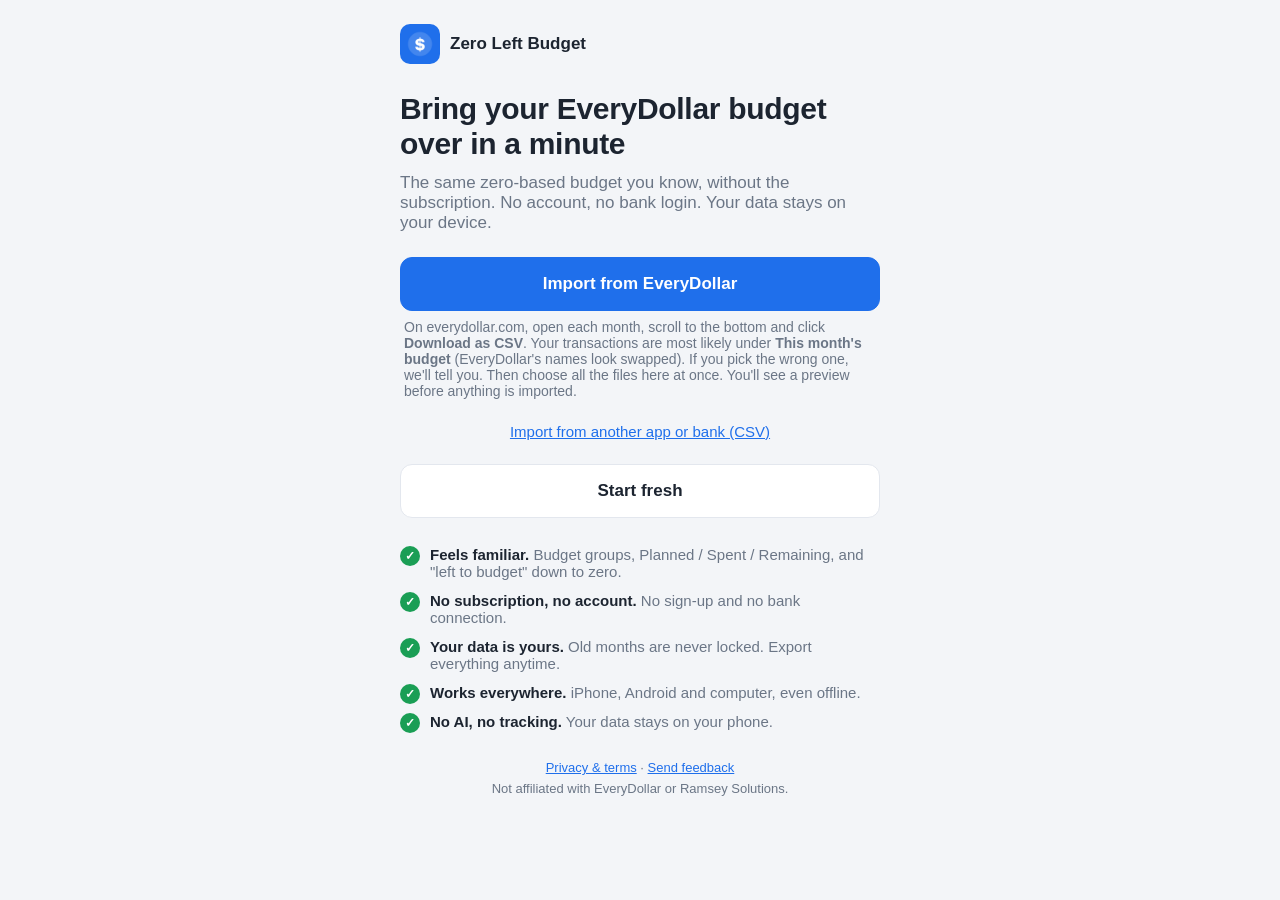
<file: index.html>
<!DOCTYPE html>
<html lang="en">
<head>
  <meta charset="UTF-8">
  <meta name="viewport" content="width=device-width, initial-scale=1, viewport-fit=cover">
  <meta name="theme-color" content="#1f6feb">
  <title>Zero Left Budget</title>
  <meta name="description" content="Zero-based budgeting like EveryDollar, without the subscription. Import your EveryDollar CSV files. No account, works offline, your data stays on your device.">

  <!-- PWA: app name, icons and "Add to Home Screen" settings -->
  <link rel="manifest" href="manifest.json">
  <link rel="icon" type="image/png" sizes="32x32" href="icons/favicon-32.png">
  <link rel="apple-touch-icon" href="icons/apple-touch-icon.png">
  <meta name="apple-mobile-web-app-capable" content="yes">
  <meta name="mobile-web-app-capable" content="yes">
  <meta name="apple-mobile-web-app-title" content="Zero Left">
  <meta name="apple-mobile-web-app-status-bar-style" content="default">

  <link rel="stylesheet" href="styles.css">
</head>
<body>
  <!-- Welcome screen: shown on the very first visit (no data yet).
       Main message: bring your EveryDollar budget over. -->
  <section class="welcome" id="welcome" hidden>
    <div class="welcome-inner">
      <div class="brand">
        <img src="icons/icon-192.png" alt="" width="40" height="40">
        <span>Zero Left Budget</span>
      </div>

      <h1>Bring your EveryDollar budget over in a minute</h1>
      <p class="lead">The same zero-based budget you know, without the subscription. No account, no bank login. Your data stays on your device.</p>

      <button class="btn primary big" id="welcome-import">Import from EveryDollar</button>
      <p class="welcome-help">On everydollar.com, open each month, scroll to the bottom and click <strong>Download as CSV</strong>. Your transactions are most likely under <strong>This month's budget</strong> (EveryDollar's names look swapped). If you pick the wrong one, we'll tell you. Then choose all the files here at once. You'll see a preview before anything is imported.</p>
      <!-- Same import, but without EveryDollar's format: the user picks the columns -->
      <button class="link-btn" id="welcome-import-other">Import from another app or bank (CSV)</button>
      <button class="btn big" id="welcome-fresh">Start fresh</button>

      <ul class="why">
        <li><strong>Feels familiar.</strong> Budget groups, Planned / Spent / Remaining, and "left to budget" down to zero.</li>
        <li><strong>No subscription, no account.</strong> No sign-up and no bank connection.</li>
        <li><strong>Your data is yours.</strong> Old months are never locked. Export everything anytime.</li>
        <li><strong>Works everywhere.</strong> iPhone, Android and computer, even offline.</li>
        <li><strong>No AI, no tracking.</strong> Your data stays on your phone.</li>
      </ul>

      <p class="welcome-footer">
        <a href="privacy.html">Privacy &amp; terms</a> ·
        <a href="mailto:zeroleftbudget.app@gmail.com?subject=Zero%20Left%20Budget%20feedback">Send feedback</a>
        <br>Not affiliated with EveryDollar or Ramsey Solutions.
      </p>
    </div>
  </section>

  <!-- Top bar: month name, "left to budget" and the view tabs -->
  <!-- The header box is as wide as the budget column below it -->
  <header class="topbar">
    <div class="topbar-box">
      <!-- Month switcher: ‹ November 2026 › -->
      <div class="month-nav">
        <button class="nav-btn" id="prev-month" aria-label="Previous month">‹</button>
        <div class="month-center">
          <h1 id="month-title">Budget</h1>
          <button class="today-btn" id="today-btn" hidden>Today</button>
        </div>
        <button class="nav-btn" id="next-month" aria-label="Next month">›</button>
      </div>
      <div id="left-to-budget" class="ltb">
        <span id="ltb-label" class="ltb-label">Left to budget</span>
        <span id="ltb-amount" class="ltb-amount">$0.00</span>
      </div>
      <nav class="tabs">
        <button class="tab active" data-view="budget">Budget</button>
        <button class="tab" data-view="transactions">Transactions</button>
        <button class="tab" data-view="settings">Settings</button>
      </nav>
    </div>
  </header>

  <main>
    <!-- Budget view -->
    <div id="view-budget">
      <!-- iPhone only: tip to add the app to the Home Screen (settings.js) -->
      <div class="tip-banner" id="ios-tip" hidden>
        <p><strong class="tip-title">Add Zero Left to your Home Screen</strong>
          Safari can delete website data if you don't open it for a week. On the Home Screen, your budget stays safe.</p>
        <ol>
          <li>Tap the Share button
            <svg class="share-icon" viewBox="0 0 24 24" aria-label="Share" role="img"><path d="M12 3v12M8 7l4-4 4 4M6 11H5v10h14V11h-1" fill="none" stroke="currentColor" stroke-width="2" stroke-linecap="round" stroke-linejoin="round"/></svg>
            in Safari's toolbar.</li>
          <li>Choose <strong>Add to Home Screen</strong>.</li>
          <li>Open Zero Left from your Home Screen.</li>
        </ol>
        <p class="tip-move" id="ios-tip-move">The Home Screen app starts empty, because it keeps its own data. To move what you've entered here: download a backup now, then use <strong>Settings → Restore from backup</strong> in the Home Screen app.</p>
        <div class="actions">
          <button class="btn" id="ios-tip-backup">Download backup</button>
          <button class="btn primary" id="ios-tip-ok">Got it</button>
        </div>
      </div>

      <!-- Backup reminder: data lives only on this device -->
      <div class="backup-banner" id="backup-banner" hidden>
        <p><strong>Time for a backup?</strong> Your budget is stored only on this device. A backup file keeps it safe if browser data gets cleared.</p>
        <div class="actions">
          <button class="btn" id="backup-later">Later</button>
          <button class="btn primary" id="backup-now">Back up now</button>
        </div>
      </div>

      <!-- Upcoming bills: unpaid bills due before the next paycheck (app.js) -->
      <section class="card bills-card" id="bills-card" hidden>
        <div class="card-head"><h2 id="bills-title">Due before payday</h2></div>
        <ul class="bill-list" id="bill-upcoming"></ul>
        <p class="empty" id="bills-empty">Nothing due before your next paycheck.</p>
        <p class="bills-tip" id="bills-tip" hidden>Add a date to your income to see what's due before payday.</p>
        <div id="bill-all-box" hidden>
          <h3 class="bills-sub">All bills</h3>
          <ul class="bill-list" id="bill-all"></ul>
        </div>
        <div class="bills-actions">
          <button class="add-btn" id="bills-all-btn">All bills</button>
          <button class="add-btn" id="bill-add">+ Add bill</button>
        </div>
      </section>

      <!-- Shown when the month has no budget yet -->
      <section class="card new-month" id="new-month" hidden>
        <h2 id="new-month-title">No budget for this month yet</h2>
        <p id="new-month-text">Copy your plan from another month: income, groups and planned amounts. Spending is not copied.</p>
        <button class="btn primary" id="copy-month">Copy plan</button>
        <button class="btn" id="fresh-month">Start from scratch</button>
      </section>

      <div id="budget-content">
      <!-- Small note on months that an import created -->
      <p class="import-note" id="import-note" hidden>
        <strong id="import-note-title">Imported from EveryDollar</strong>
        This plan was built from your imported data: income from your deposits, planned amounts from what you spent. You can edit everything.
      </p>

      <section class="card">
        <div class="card-head">
          <h2>Income</h2>
          <span class="card-total" id="income-total">$0.00</span>
        </div>
        <ul class="rows" id="income-list"></ul>
        <button class="add-btn" id="add-income">+ Add income</button>
      </section>

      <!-- Budget groups are rendered here by app.js -->
      <div id="groups"></div>

      <button class="add-group-btn" id="add-group">+ Add group</button>
      <!-- Shown until the first bill is added; then the bills card has the button -->
      <button class="add-group-btn" id="add-bill-first">+ Add recurring bill</button>
      </div>
    </div>

    <!-- Transactions view -->
    <div id="view-transactions" hidden>
      <section class="card">
        <div class="card-head">
          <h2>Transactions</h2>
          <span class="card-total" id="tx-total">$0.00</span>
        </div>
        <ul class="tx-list" id="tx-list"></ul>
        <p class="empty" id="tx-empty">No expenses yet. Tap + to add one.</p>
      </section>
    </div>

    <!-- Settings view: backup, export and import -->
    <div id="view-settings" hidden>
      <section class="card settings">
        <h2>Backup</h2>
        <p>Your data lives only in this browser. Download a backup now and then, and use it to move your budget to another device.</p>
        <p class="last-backup" id="last-backup"></p>
        <button class="btn primary" id="export-json">Download backup (.json)</button>
        <button class="btn" id="restore-json">Restore from backup…</button>
        <input type="file" id="restore-file" accept=".json,application/json" hidden>
      </section>

      <section class="card settings">
        <h2>Export transactions</h2>
        <p>All expenses as a spreadsheet file (opens in Excel, Numbers or Google Sheets).</p>
        <button class="btn" id="export-csv">Download transactions (.csv)</button>
      </section>

      <section class="card settings">
        <h2>Import from EveryDollar</h2>
        <p>On <strong>everydollar.com</strong> (the website, not the phone app), open a month, scroll to the bottom of the budget and click <strong>Download as CSV</strong>. Your transactions are most likely under <strong>This month's budget</strong>, even though the other option is called "Transactions tracked to this month's budget" (EveryDollar's names look swapped). If you pick the wrong one, we'll tell you. Repeat for each month, then choose all the files here at once. Exporting requires EveryDollar Premium.</p>
        <button class="btn primary" id="import-choose">Choose CSV files…</button>
        <button class="link-btn" id="import-choose-other">From a bank or another app? Choose a CSV file</button>
        <input type="file" id="import-file" accept=".csv,text/csv" multiple hidden>

        <!-- Shown after files are picked: column mapping + preview -->
        <div id="import-step" hidden>
          <p class="import-files" id="import-files"></p>

          <p class="import-hint" id="import-hint">Tell us which column in your file is which. We've filled in our best guesses: check them against your rows below.</p>

          <!-- Column choices: one column on phones, two on wider screens -->
          <div class="map-grid">
            <label>Date <small>When you paid</small> <select id="map-date"></select></label>
            <label>How does your file show amounts?
              <select id="map-amount-mode">
                <option value="one">One column</option>
                <option value="two">Two columns (out / in)</option>
              </select>
            </label>
            <label id="map-amount-label">Amount <small>How much</small> <select id="map-amount"></select></label>
            <label id="map-sign-label">Spending shows as
              <small>Look at a purchase in your file</small>
              <select id="map-sign">
                <option value="negative">minus numbers, like -45.00</option>
                <option value="positive">plain numbers, like 45.00</option>
              </select>
            </label>
            <label id="map-out-label" hidden>Money out <small>Spending, often "Debit"</small> <select id="map-moneyOut"></select></label>
            <label id="map-in-label" hidden>Money in <small>Paychecks, often "Credit"</small> <select id="map-moneyIn"></select></label>
            <label>Merchant <small>Who you paid, often "Description"</small> <select id="map-merchant"></select></label>
          </div>

          <!-- Less common columns, behind a link -->
          <button type="button" class="link-btn more-btn" id="map-more-btn" aria-expanded="false">More options</button>
          <div class="map-grid" id="map-more" hidden>
            <label>Budget item <small>A category, like Groceries</small> <select id="map-item"></select></label>
            <label>Budget group <small>A group of items, like Food</small> <select id="map-group"></select></label>
            <label>Type column <small>Only if your file has one (income / expense)</small> <select id="map-type"></select></label>
            <label>Note <small>Memo or note</small> <select id="map-note"></select></label>
          </div>

          <!-- The rows the way they will be imported; uncheck to leave one out -->
          <h3 class="sample-title">Your rows</h3>
          <p class="sample-hint">Uncheck any row you don't want to import. Credit card payments aren't income or spending – uncheck them.</p>
          <ul class="import-sample" id="import-sample"></ul>
          <button type="button" class="link-btn" id="sample-all" hidden>Show all</button>

          <p class="import-hint">Your file:</p>
          <div class="table-wrap"><table id="import-table"></table></div>

          <p class="import-summary" id="import-summary"></p>
          <div class="actions">
            <button class="btn" id="import-cancel">Cancel</button>
            <button class="btn primary" id="import-run">Import</button>
          </div>
        </div>

        <p class="import-result" id="import-result" hidden></p>
        <button class="btn primary import-go" id="import-go" hidden>See my budget</button>
      </section>

      <section class="card settings">
        <h2>About Zero Left Budget</h2>
        <p>We don't collect any data. Your budget is stored only on this device. The app is provided as is, so keep your own backups.</p>
        <p class="about-links">
          <a href="privacy.html">Privacy &amp; terms</a> ·
          <a href="mailto:zeroleftbudget.app@gmail.com?subject=Zero%20Left%20Budget%20feedback">Send feedback</a>
        </p>
        <p class="small-print">Not affiliated with EveryDollar or Ramsey Solutions.</p>
      </section>

      <!-- Filled in by pwa.js, handy for checking that a phone got the update -->
      <p class="app-version" id="app-version"></p>
    </div>
  </main>

  <!-- Floating button: add an expense from anywhere -->
  <button class="fab" id="fab" aria-label="Add expense">+</button>

  <!-- Add / edit expense sheet -->
  <dialog id="tx-dialog" class="sheet">
    <form id="tx-form" novalidate>
      <h2 id="tx-title">Add expense</h2>

      <label class="amount-field">
        <span>$</span>
        <!-- inputmode="decimal" opens the number keypad on phones -->
        <input id="tx-amount" inputmode="decimal" enterkeyhint="done" placeholder="0.00" autocomplete="off" autofocus aria-label="Amount">
      </label>
      <p class="error" id="tx-error"></p>

      <div class="field-row">
        <input id="tx-merchant" placeholder="Merchant (optional)" autocomplete="off" aria-label="Merchant">
        <input id="tx-date" type="date" aria-label="Date">
      </div>

      <!-- Adding: tapping an item saves. Editing: tap an item, then Save. -->
      <p class="pick-label" id="pick-label">Tap a budget item to save</p>
      <div id="tx-items"></div>

      <div class="actions">
        <button type="button" class="btn danger" id="tx-delete">Delete</button>
        <button type="button" class="btn" id="tx-cancel">Cancel</button>
        <button type="submit" class="btn primary" id="tx-save">Save</button>
      </div>
    </form>
  </dialog>

  <!-- Add / edit recurring bill -->
  <dialog id="bill-dialog" class="sheet">
    <form id="bill-form" novalidate>
      <h2 id="bill-title">Add bill</h2>
      <div class="bill-fields">
        <label>Name <input id="bill-name" placeholder="Rent, phone, insurance…" autocomplete="off"></label>
        <label>Amount <input id="bill-amount" inputmode="decimal" placeholder="0.00" autocomplete="off"></label>
        <label>Next due date <input id="bill-due" type="date"></label>
        <label>Repeats
          <select id="bill-every">
            <option value="1">Every month</option>
            <option value="3">Every 3 months</option>
            <option value="12">Every year</option>
          </select>
        </label>
        <label id="bill-item-label">Budget item
          <small>The item this bill pays, or a new one</small>
          <select id="bill-item"></select>
        </label>
      </div>
      <p class="bill-help">The amount goes into your plan in each month the bill is due. An expense in this item close to the due date marks the bill paid.</p>
      <p class="error" id="bill-error"></p>
      <div class="actions">
        <button type="button" class="btn danger" id="bill-delete">Delete</button>
        <button type="button" class="btn" id="bill-cancel">Cancel</button>
        <button type="submit" class="btn primary">Save</button>
      </div>
    </form>
  </dialog>

  <!-- "Added $12.50 to Groceries · Undo" for 5 seconds after a quick entry -->
  <div class="toast" id="toast" role="status" hidden>
    <span id="toast-text"></span>
    <button class="toast-undo" id="toast-undo">Undo</button>
  </div>

  <script src="csv.js"></script>
  <script src="importer.js"></script>
  <script src="bills.js"></script>
  <script src="app.js"></script>
  <script src="settings.js"></script>
  <script src="pwa.js"></script>
</body>
</html>
</file>
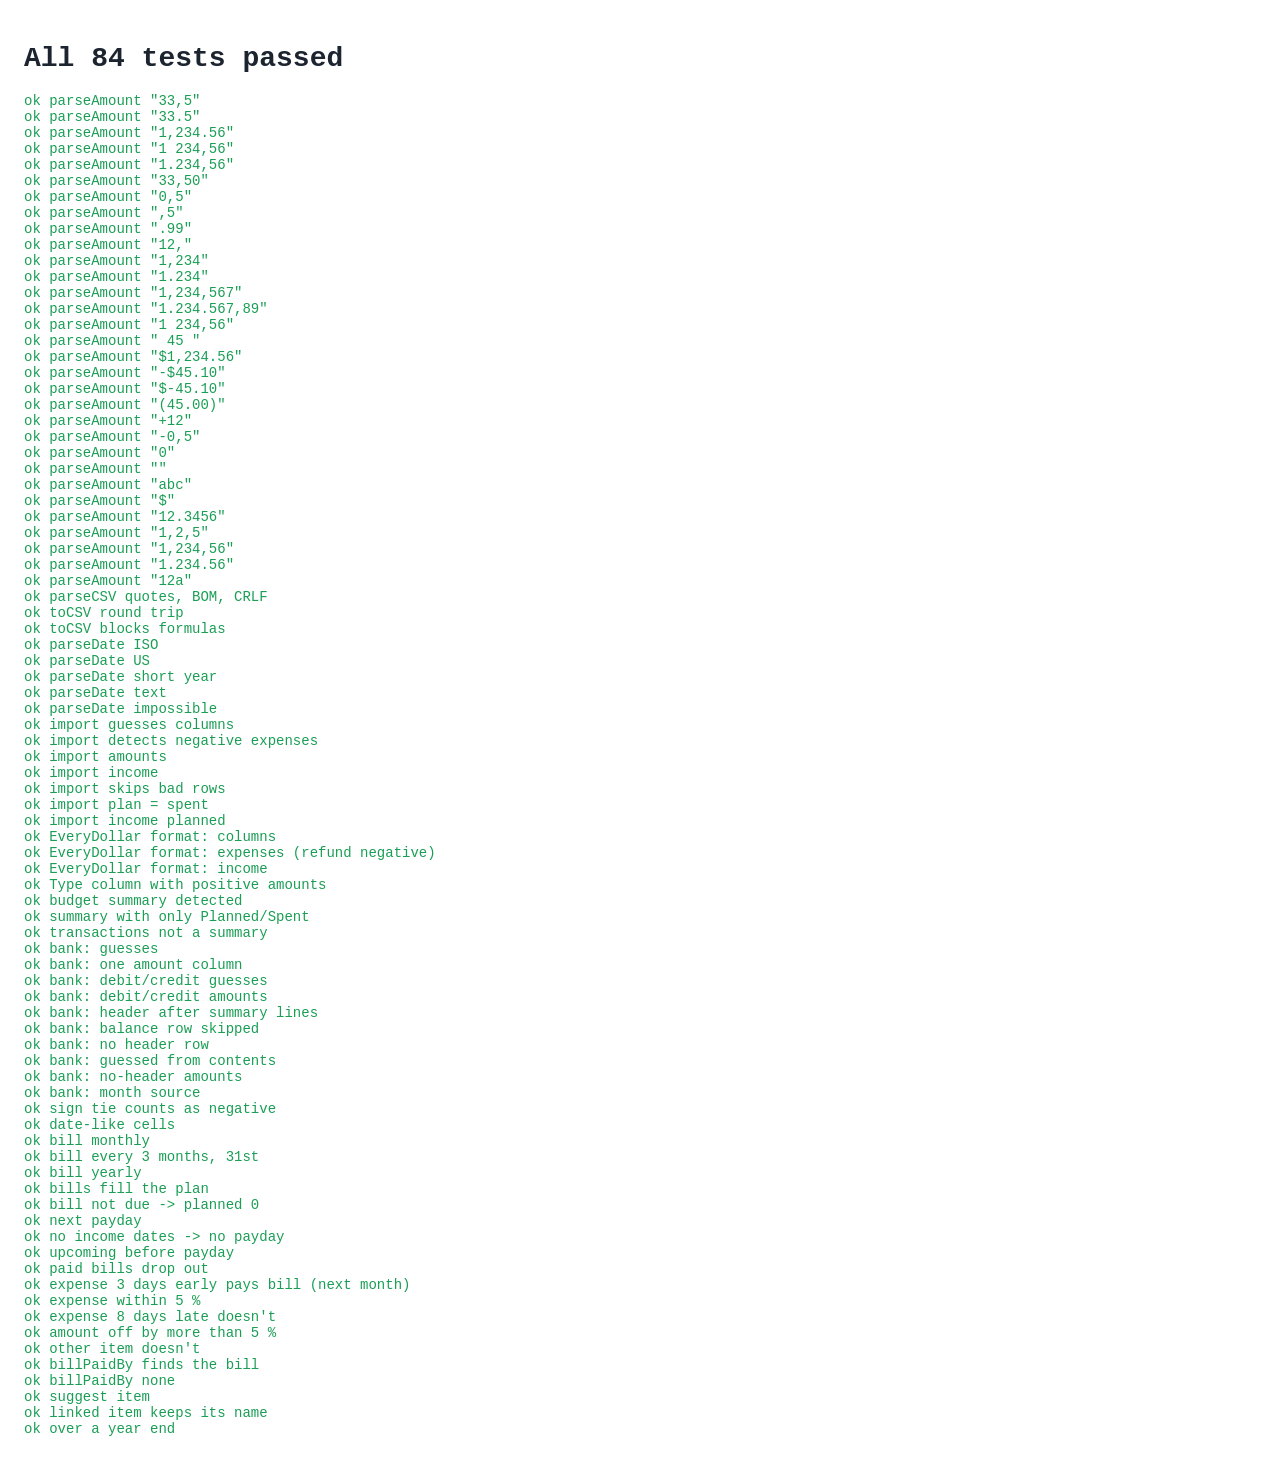
<file: tests/index.html>
<!DOCTYPE html>
<html lang="en">
<head>
  <meta charset="UTF-8">
  <meta name="viewport" content="width=device-width, initial-scale=1">
  <title>Tests</title>
  <style>
    body { font-family: ui-monospace, Menlo, monospace; font-size: 14px; padding: 16px; background: #fff; color: #1c2430; }
    .ok { color: #1a9e55; }
    .fail { color: #d1383d; font-weight: bold; }
  </style>
</head>
<body>
  <h1 id="summary">Running tests…</h1>
  <div id="results"></div>

  <script src="../csv.js"></script>
  <script src="../importer.js"></script>
  <script src="../bills.js"></script>
  <script src="tests.js"></script>
  <script>
    // Show each test result, failures in red
    const lines = runTests();
    const failed = lines.filter((l) => l.startsWith("FAIL")).length;
    document.getElementById("summary").textContent =
      failed ? failed + " of " + lines.length + " tests FAILED" : "All " + lines.length + " tests passed";
    lines.forEach((line) => {
      const div = document.createElement("div");
      div.className = line.startsWith("FAIL") ? "fail" : "ok";
      div.textContent = line;
      document.getElementById("results").append(div);
    });
  </script>
</body>
</html>
</file>
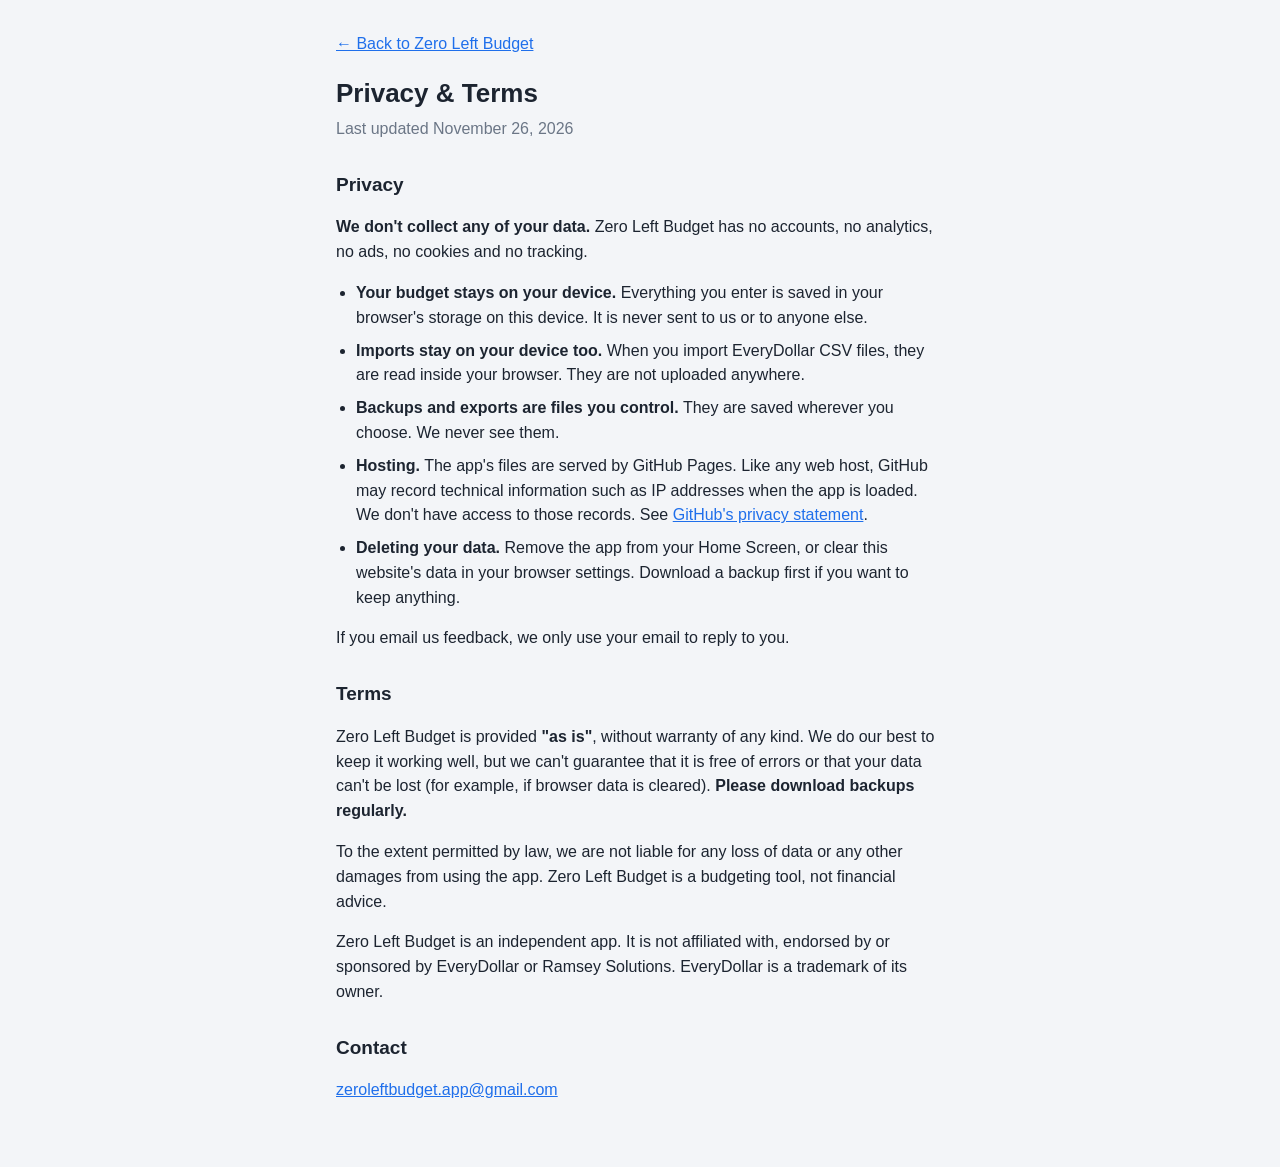
<file: privacy.html>
<!DOCTYPE html>
<html lang="en">
<head>
  <meta charset="UTF-8">
  <meta name="viewport" content="width=device-width, initial-scale=1, viewport-fit=cover">
  <meta name="theme-color" content="#1f6feb">
  <title>Privacy & Terms · Zero Left Budget</title>
  <link rel="icon" type="image/png" sizes="32x32" href="icons/favicon-32.png">
  <link rel="stylesheet" href="styles.css">
</head>
<body>
  <!-- Short privacy policy and "as is" terms. Plain text, no scripts. -->
  <main class="doc">
    <p><a href="./">← Back to Zero Left Budget</a></p>

    <h1>Privacy &amp; Terms</h1>
    <p class="muted">Last updated November 26, 2026</p>

    <h2>Privacy</h2>
    <p><strong>We don't collect any of your data.</strong> Zero Left Budget has no accounts, no analytics, no ads, no cookies and no tracking.</p>
    <ul>
      <li><strong>Your budget stays on your device.</strong> Everything you enter is saved in your browser's storage on this device. It is never sent to us or to anyone else.</li>
      <li><strong>Imports stay on your device too.</strong> When you import EveryDollar CSV files, they are read inside your browser. They are not uploaded anywhere.</li>
      <li><strong>Backups and exports are files you control.</strong> They are saved wherever you choose. We never see them.</li>
      <li><strong>Hosting.</strong> The app's files are served by GitHub Pages. Like any web host, GitHub may record technical information such as IP addresses when the app is loaded. We don't have access to those records. See <a href="https://docs.github.com/en/site-policy/privacy-policies/github-general-privacy-statement">GitHub's privacy statement</a>.</li>
      <li><strong>Deleting your data.</strong> Remove the app from your Home Screen, or clear this website's data in your browser settings. Download a backup first if you want to keep anything.</li>
    </ul>
    <p>If you email us feedback, we only use your email to reply to you.</p>

    <h2>Terms</h2>
    <p>Zero Left Budget is provided <strong>"as is"</strong>, without warranty of any kind. We do our best to keep it working well, but we can't guarantee that it is free of errors or that your data can't be lost (for example, if browser data is cleared). <strong>Please download backups regularly.</strong></p>
    <p>To the extent permitted by law, we are not liable for any loss of data or any other damages from using the app. Zero Left Budget is a budgeting tool, not financial advice.</p>
    <p>Zero Left Budget is an independent app. It is not affiliated with, endorsed by or sponsored by EveryDollar or Ramsey Solutions. EveryDollar is a trademark of its owner.</p>

    <h2>Contact</h2>
    <p><a href="mailto:zeroleftbudget.app@gmail.com?subject=Zero%20Left%20Budget%20feedback">zeroleftbudget.app@gmail.com</a></p>
  </main>
</body>
</html>
</file>
<file: styles.css>
/* Basic colors and sizes in one place */
:root {
  --bg: #f3f5f8;
  --card: #ffffff;
  --text: #1c2430;
  --muted: #6b7686;
  --line: #e3e7ee;
  --blue: #1f6feb;
  --green: #1a9e55;
  --red: #d1383d;
  --red-bg: #fff0f0;
}

* { box-sizing: border-box; }

body {
  margin: 0;
  font-family: -apple-system, BlinkMacSystemFont, "Segoe UI", Roboto, sans-serif;
  background: var(--bg);
  color: var(--text);
  font-size: 16px; /* 16px keeps iPhone from zooming into inputs */
}

[hidden] { display: none !important; }

/* Sticky top bar so "left to budget" is always visible.
   The outer bar has the page color (hides content scrolling under it);
   the white box inside is exactly as wide as the cards below. */
.topbar {
  position: sticky;
  top: 0;
  z-index: 10;
  max-width: 640px;
  margin: 0 auto;
  /* On a home-screen app, keep clear of the phone's status bar / notch */
  padding: env(safe-area-inset-top) 16px 0;
  background: var(--bg);
}
.topbar-box {
  padding: 10px 12px 0;
  border-radius: 0 0 12px 12px;
  background: var(--card);
  box-shadow: 0 2px 6px rgba(0, 0, 0, 0.08);
}
/* Month switcher row */
.month-nav {
  display: flex;
  align-items: center;
  gap: 8px;
  margin-bottom: 8px;
}
.month-center {
  flex: 1;
  display: flex;
  align-items: center;
  justify-content: center;
  gap: 8px;
}
.topbar h1 {
  margin: 0;
  font-size: 17px;
  font-weight: 700;
}
.nav-btn {
  width: 40px;
  height: 40px;
  border: none;
  border-radius: 50%;
  background: var(--bg);
  color: var(--text);
  font-size: 24px;
  line-height: 1;
  cursor: pointer;
}
.nav-btn:hover { background: var(--line); }
.today-btn {
  padding: 4px 10px;
  border: 1px solid var(--blue);
  border-radius: 999px;
  background: none;
  color: var(--blue);
  font: inherit;
  font-size: 13px;
  font-weight: 600;
  cursor: pointer;
}

/* "No budget for this month yet" card */
.new-month { padding: 16px; text-align: center; }
.new-month h2 { margin: 0 0 8px; font-size: 18px; }
.new-month p { margin: 0 0 16px; color: var(--muted); }
.new-month .btn { display: block; width: 100%; margin-top: 8px; }

/* Date line under each income */
.row-sub {
  display: flex;
  align-items: center;
  gap: 6px;
  padding: 0 46px 4px 6px;
  font-size: 13px;
  color: var(--muted);
}
.row-sub input { padding: 2px 4px; font-size: 16px; color: var(--muted); }

/* The big "left to budget" panel. Blue = still money to assign,
   green = exactly zero (done!), red = planned more than income. */
.ltb {
  display: flex;
  flex-direction: column;
  align-items: center;
  padding: 10px 12px 12px;
  border-radius: 12px;
  background: var(--blue);
  color: #fff;
  transition: background-color 0.3s;
}
.ltb-label {
  font-size: 12px;
  font-weight: 700;
  letter-spacing: 0.08em;
  text-transform: uppercase;
  opacity: 0.9;
}
.ltb-amount {
  font-size: 34px;
  font-weight: 800;
  line-height: 1.15;
  font-variant-numeric: tabular-nums;
}
.ltb.zero { background: var(--green); }
.ltb.over { background: var(--red); }

/* Budget / Transactions tabs */
.tabs { display: flex; margin-top: 4px; }
.tab {
  flex: 1;
  padding: 10px;
  border: none;
  border-bottom: 3px solid transparent;
  background: none;
  color: var(--muted);
  font: inherit;
  font-weight: 600;
  cursor: pointer;
}
.tab.active { color: var(--blue); border-bottom-color: var(--blue); }

main {
  max-width: 640px;
  margin: 0 auto;
  /* Bottom space so everything can scroll above the + button:
     button offset 20px + button 60px + 40px gap + iPhone home-bar area */
  padding: 16px 16px calc(120px + env(safe-area-inset-bottom));
}

/* A card = income section, one budget group, or the transaction list */
.card {
  background: var(--card);
  border-radius: 12px;
  padding: 8px 12px 12px;
  margin-bottom: 16px;
  box-shadow: 0 1px 2px rgba(0, 0, 0, 0.05);
}
.card-head {
  display: flex;
  align-items: center;
  gap: 8px;
  padding: 4px 0 8px;
  border-bottom: 1px solid var(--line);
}
.card-head h2 { margin: 0; font-size: 17px; flex: 1; }
.card-total { color: var(--muted); font-weight: 600; }

/* Group name is an input that looks like a heading */
.group-name {
  flex: 1;
  min-width: 0;
  font-size: 17px;
  font-weight: 700;
}

/* Small "Planned" caption above the amount column */
.col-caption {
  display: flex;
  justify-content: flex-end;
  padding: 6px 46px 0 0;
  font-size: 12px;
  color: var(--muted);
}

.rows { list-style: none; margin: 0; padding: 0; }
.row {
  padding: 4px 0;
  border-bottom: 1px solid var(--line);
}
.row-main {
  display: flex;
  align-items: center;
  gap: 8px;
}
/* "Spent · Remaining" line under each budget item */
.row-stats {
  display: flex;
  justify-content: space-between;
  gap: 8px;
  padding: 0 46px 4px 6px;
  font-size: 13px;
  color: var(--muted);
}
.row-stats .remaining { font-weight: 600; color: var(--text); }
.row.over { background: var(--red-bg); border-radius: 8px; }
.row.over .row-stats,
.row.over .row-stats .remaining { color: var(--red); }

/* Inputs look like plain text until tapped */
input {
  font: inherit;
  color: inherit;
  border: 1px solid transparent;
  border-radius: 6px;
  background: transparent;
  padding: 8px 6px;
}
input:hover { border-color: var(--line); }
input:focus { outline: none; border-color: var(--blue); background: #fff; }

.name { flex: 1; min-width: 0; }
.money {
  display: flex;
  align-items: center;
  width: 120px;
  flex-shrink: 0;
}
.money span { color: var(--muted); }
.money input { width: 100%; text-align: right; }

/* Small round delete button */
.del {
  flex-shrink: 0;
  width: 32px;
  height: 32px;
  border: none;
  border-radius: 50%;
  background: transparent;
  color: var(--muted);
  font-size: 20px;
  line-height: 1;
  cursor: pointer;
}
.del:hover { background: #fde8e8; color: var(--red); }

.add-btn {
  margin-top: 8px;
  padding: 8px 4px;
  border: none;
  background: none;
  color: var(--blue);
  font: inherit;
  font-weight: 600;
  cursor: pointer;
}

.add-group-btn {
  width: 100%;
  padding: 14px;
  border: 2px dashed var(--line);
  border-radius: 12px;
  background: none;
  color: var(--blue);
  font: inherit;
  font-weight: 600;
  cursor: pointer;
}

/* ----- Transaction list ----- */
.tx-list { list-style: none; margin: 0; padding: 0; }
.tx {
  display: flex;
  align-items: center;
  gap: 12px;
  width: 100%;
  padding: 12px 4px;
  border: none;
  border-bottom: 1px solid var(--line);
  background: none;
  font: inherit;
  color: inherit;
  text-align: left;
  cursor: pointer;
}
.tx:hover { background: var(--bg); }
.tx-info { flex: 1; min-width: 0; }
.tx-merchant {
  font-weight: 600;
  white-space: nowrap;
  overflow: hidden;
  text-overflow: ellipsis;
}
.tx-meta { font-size: 13px; color: var(--muted); }
.tx-meta.missing { color: var(--red); }
.tx-amount { font-weight: 600; }
.empty { color: var(--muted); text-align: center; padding: 16px 0; margin: 0; }

/* ----- Floating + button ----- */
.fab {
  position: fixed;
  right: 20px;
  bottom: calc(20px + env(safe-area-inset-bottom));
  z-index: 20;
  width: 60px;
  height: 60px;
  border: none;
  border-radius: 50%;
  background: var(--blue);
  color: #fff;
  font-size: 32px;
  line-height: 1;
  box-shadow: 0 4px 12px rgba(31, 111, 235, 0.4);
  cursor: pointer;
}

/* ----- Add / edit expense sheet ----- */
.sheet {
  width: 100%;
  max-width: 520px;
  max-height: 90vh;
  margin: auto auto 0; /* sits at the bottom on phones */
  padding: 16px 16px calc(16px + env(safe-area-inset-bottom));
  border: none;
  border-radius: 16px 16px 0 0;
  background: var(--card);
  color: var(--text);
}
.sheet::backdrop { background: rgba(0, 0, 0, 0.4); }
@media (min-width: 600px) {
  .sheet { margin: auto; border-radius: 16px; }
}
.sheet h2 { margin: 0 0 8px; font-size: 18px; }

.amount-field {
  display: flex;
  align-items: center;
  font-size: 32px;
  font-weight: 700;
  border-bottom: 2px solid var(--line);
}
.amount-field span { color: var(--muted); }
.amount-field input { flex: 1; min-width: 0; font-size: 32px; font-weight: 700; }

.field-row { display: flex; gap: 8px; margin-top: 8px; }
.field-row input { border-color: var(--line); }
#tx-merchant { flex: 1; min-width: 0; }

.pick-label { margin: 12px 0 4px; font-size: 13px; color: var(--muted); }
.chip-group { margin: 8px 0 2px; font-size: 12px; font-weight: 700; color: var(--muted); text-transform: uppercase; }
.chips { display: flex; flex-wrap: wrap; gap: 6px; }
.chip {
  padding: 8px 12px;
  border: 1px solid var(--line);
  border-radius: 999px;
  background: var(--card);
  color: var(--text);
  font: inherit;
  font-size: 15px;
  cursor: pointer;
}
.chip.selected { background: var(--blue); border-color: var(--blue); color: #fff; }

.error { min-height: 1.2em; margin: 8px 0 0; color: var(--red); font-size: 14px; }

.actions { display: flex; gap: 8px; margin-top: 8px; }
.btn {
  padding: 12px 16px;
  border: 1px solid var(--line);
  border-radius: 10px;
  background: var(--card);
  color: var(--text);
  font: inherit;
  font-weight: 600;
  cursor: pointer;
}
.btn.primary { flex: 1; background: var(--blue); border-color: var(--blue); color: #fff; }
.btn.danger { color: var(--red); margin-right: auto; }

/* ----- Settings ----- */
.settings { padding: 16px; }
.settings h2 { margin: 0 0 6px; font-size: 17px; }
.settings p { margin: 0 0 12px; color: var(--muted); font-size: 15px; }
.settings > .btn { display: block; width: 100%; margin-top: 8px; }

.import-files { color: var(--text) !important; font-weight: 600; margin-top: 16px !important; }
.import-hint { margin-bottom: 12px !important; }
/* Phones: one field per line. Wider screens: two columns. */
.map-grid {
  display: grid;
  grid-template-columns: minmax(0, 1fr);
  gap: 10px;
}
@media (min-width: 600px) {
  .map-grid { grid-template-columns: repeat(2, minmax(0, 1fr)); gap: 10px 12px; }
}
.map-grid select { width: 100%; }
.map-grid label { display: flex; flex-direction: column; gap: 2px; font-size: 14px; font-weight: 600; color: var(--text); }
/* Plain-language help under each column name */
.map-grid label small { font-size: 12px; font-weight: 400; color: var(--muted); margin-bottom: 2px; }
.sample-title {
  margin: 0 0 4px;
  font-size: 12px;
  text-transform: uppercase;
  letter-spacing: 0.04em;
  color: var(--muted);
}
.sample-title { margin-top: 16px; }
.sample-hint { font-size: 14px !important; margin-bottom: 8px !important; }
.settings .more-btn { margin: 10px 0 0; }
/* "Nov 2 · KROGER · spent $87.45 · Groceries": the first rows in plain words */
.import-sample {
  margin: 0 0 4px;
  padding: 8px 12px;
  list-style: none;
  border-radius: 8px;
  background: #e8f0fe;
  font-size: 14px;
}
.import-sample li { padding: 4px 0; }
.import-sample label { display: flex; align-items: flex-start; gap: 10px; cursor: pointer; }
.import-sample input { width: 20px; height: 20px; margin: 0; flex: none; }
.import-sample span { min-width: 0; overflow-wrap: anywhere; }
.import-sample li.left-out span { color: var(--muted); text-decoration: line-through; }
.import-sample:empty { display: none; }
/* Smaller text button, e.g. "Import from another app or bank (CSV)" */
.link-btn {
  display: block;
  margin: 0 auto 16px;
  padding: 8px;
  border: 0;
  background: none;
  color: var(--blue);
  font: inherit;
  font-size: 15px;
  text-decoration: underline;
  cursor: pointer;
}
.settings .link-btn { margin: 8px 0 0; padding: 4px 0; font-size: 14px; }
select {
  font: inherit;
  font-size: 16px;
  padding: 8px;
  border: 1px solid var(--line);
  border-radius: 8px;
  background: var(--card);
  color: var(--text);
  min-width: 0;
}

/* Preview table scrolls sideways on small screens */
.table-wrap {
  margin-top: 12px;
  overflow-x: auto;
  border: 1px solid var(--line);
  border-radius: 8px;
}
.table-wrap table { border-collapse: collapse; font-size: 13px; white-space: nowrap; }
.table-wrap th, .table-wrap td { padding: 6px 10px; border-bottom: 1px solid var(--line); text-align: left; }
.table-wrap th { background: var(--bg); }
.table-wrap th.mapped { background: #e3eeff; color: var(--blue); }
.table-wrap th .used-for { display: block; font-size: 11px; font-weight: 600; }

.import-summary { margin-top: 12px !important; color: var(--text) !important; }
.import-result {
  margin: 12px 0 0 !important;
  padding: 10px 12px;
  border-radius: 8px;
  background: #e6f6ec;
  color: #11683a !important;
}
.import-result.error { background: var(--red-bg); color: var(--red) !important; }

/* "Imported from EveryDollar / a CSV file" note at the top of an imported month */
.import-note {
  margin: 0 0 16px;
  padding: 10px 12px;
  border-left: 4px solid var(--blue);
  border-radius: 8px;
  background: #e8f0fe;
  color: var(--muted);
  font-size: 14px;
}
.import-note strong { display: block; color: var(--blue); font-size: 13px; }

/* Backup reminder banner and "Last backup" line */
.backup-banner {
  margin-bottom: 16px;
  padding: 12px;
  border-radius: 12px;
  background: #fff6e0;
  border: 1px solid #f2d58a;
}
.backup-banner p { margin: 0; font-size: 14px; }
.last-backup { font-size: 14px; color: var(--text) !important; }

/* iPhone "Add to Home Screen" tip */
.tip-banner {
  margin-bottom: 16px;
  padding: 12px;
  border-radius: 12px;
  background: #e8f0fe;
  border: 1px solid #b9d0fb;
  font-size: 14px;
}
.tip-banner p { margin: 0; }
.tip-title { display: block; font-size: 15px; margin-bottom: 2px; }
.tip-banner ol { margin: 8px 0; padding-left: 20px; }
.tip-banner li { margin: 4px 0; }
.tip-move { margin-top: 8px !important; color: var(--muted); }
.share-icon { width: 18px; height: 18px; vertical-align: -3px; color: var(--blue); }

/* "App version ..." line at the bottom of Settings */
.app-version { margin: 8px 0 0; text-align: center; font-size: 12px; color: var(--muted); }

/* ----- Welcome screen (first visit) ----- */
/* While it's showing, hide the rest of the app */
body.welcome-mode .topbar,
body.welcome-mode main,
body.welcome-mode .fab { display: none; }

.welcome {
  min-height: 100vh;
  padding: calc(24px + env(safe-area-inset-top)) 16px calc(32px + env(safe-area-inset-bottom));
}
.welcome-inner { max-width: 480px; margin: 0 auto; }
.brand { display: flex; align-items: center; gap: 10px; font-weight: 700; font-size: 17px; }
.brand img { border-radius: 10px; }
.welcome h1 { margin: 28px 0 12px; font-size: 30px; line-height: 1.15; letter-spacing: -0.01em; }
.lead { margin: 0 0 24px; font-size: 17px; color: var(--muted); }
.btn.big { display: block; width: 100%; padding: 16px; font-size: 17px; border-radius: 12px; }
.welcome-help { margin: 8px 4px 16px; font-size: 14px; color: var(--muted); }

.why { list-style: none; margin: 28px 0 0; padding: 0; }
.why li {
  position: relative;
  margin-bottom: 12px;
  padding-left: 30px;
  font-size: 15px;
  color: var(--muted);
}
.why li strong { color: var(--text); }
.why li::before {
  content: "✓";
  position: absolute;
  left: 0;
  top: 0;
  width: 20px;
  height: 20px;
  border-radius: 50%;
  background: var(--green);
  color: #fff;
  font-size: 12px;
  font-weight: 700;
  line-height: 20px;
  text-align: center;
}
.welcome-footer { margin-top: 28px; text-align: center; font-size: 13px; color: var(--muted); line-height: 1.6; }

a { color: var(--blue); }

/* About card in Settings */
.about-links { color: var(--text) !important; }
.small-print { font-size: 13px !important; margin-bottom: 0 !important; }

/* ----- Privacy & Terms page ----- */
.doc { max-width: 640px; margin: 0 auto; padding: calc(16px + env(safe-area-inset-top)) 16px 48px; line-height: 1.55; }
.doc h1 { font-size: 26px; margin: 16px 0 4px; }
.doc h2 { font-size: 19px; margin: 28px 0 8px; }
.doc ul { padding-left: 20px; }
.doc li { margin-bottom: 8px; }
.doc .muted { color: var(--muted); margin-top: 0; }
.import-go { display: block; width: 100%; margin-top: 8px; }
/* Keep the import step clear of the sticky header when scrolled to */
#import-step { scroll-margin-top: 200px; }
select:disabled { opacity: 0.5; }

/* ----- Fast expense entry ----- */
/* On phones the sheet opens at the TOP of the screen, so the amount and
   the budget items stay visible above the on-screen keyboard. */
.sheet {
  margin: 0 auto auto;
  border-radius: 0 0 16px 16px;
  padding: calc(12px + env(safe-area-inset-top)) 16px 16px;
}
@media (min-width: 600px) {
  .sheet { margin: auto; border-radius: 16px; padding: 16px; }
}
.sheet .error { margin: 4px 0 0; min-height: 0; }
.sheet .error:empty { display: none; }
.pick-label { font-weight: 600; color: var(--blue); }

/* Recently used items: a bit bigger, easy to hit with a thumb */
.chips.recent .chip {
  padding: 10px 14px;
  border-color: var(--blue);
  color: var(--blue);
  font-weight: 600;
}
.chips.recent .chip.selected { color: #fff; }

/* "Added $12.50 to Groceries · Undo" */
.toast {
  position: fixed;
  left: 50%;
  bottom: calc(96px + env(safe-area-inset-bottom));
  z-index: 30;
  transform: translateX(-50%);
  display: flex;
  align-items: center;
  gap: 12px;
  max-width: calc(100% - 32px);
  padding: 10px 10px 10px 16px;
  border-radius: 12px;
  background: #1c2430;
  color: #fff;
  font-size: 15px;
  box-shadow: 0 4px 16px rgba(0, 0, 0, 0.25);
}
.toast-undo {
  flex-shrink: 0;
  padding: 6px 10px;
  border: none;
  border-radius: 8px;
  background: rgba(255, 255, 255, 0.15);
  color: #8fb8ff;
  font: inherit;
  font-weight: 700;
  cursor: pointer;
}

/* ----- Recurring bills ----- */
/* "Due before payday" card at the top of the Budget view */
.bill-list { list-style: none; margin: 0; padding: 0; }
.bill-row {
  display: flex;
  align-items: center;
  gap: 12px;
  padding: 10px 0;
  border-bottom: 1px solid var(--line);
}
.bill-info { flex: 1; min-width: 0; display: flex; flex-direction: column; gap: 2px; }
.bill-info span { font-size: 14px; color: var(--muted); }
.bill-row.overdue .bill-info span { color: var(--red); font-weight: 600; }
.paid-btn { padding: 8px 16px; color: var(--green); border-color: var(--green); }
.bills-tip { margin: 8px 0 0; font-size: 13px; color: var(--muted); }
.bills-sub { margin: 12px 0 0; font-size: 12px; text-transform: uppercase; letter-spacing: 0.04em; color: var(--muted); }
.bill-all-row {
  display: block;
  width: 100%;
  padding: 10px 0;
  border: 0;
  border-bottom: 1px solid var(--line);
  background: none;
  color: var(--text);
  font: inherit;
  font-size: 15px;
  text-align: left;
  cursor: pointer;
}
.bills-actions { display: flex; justify-content: space-between; gap: 8px; }
#add-bill-first { margin-top: 12px; }

/* "Bill · due Nov 15" under a budget item; tap to edit the bill */
.row-bill {
  display: block;
  margin: 0 0 4px 6px;
  padding: 2px 0;
  border: 0;
  background: none;
  color: var(--blue);
  font: inherit;
  font-size: 12px;
  font-weight: 600;
  cursor: pointer;
}

/* Add / edit bill sheet: one field per line */
.bill-fields { display: grid; gap: 10px; }
.bill-fields label { display: flex; flex-direction: column; gap: 4px; font-size: 14px; font-weight: 600; }
.bill-fields input {
  font: inherit;
  font-size: 16px;
  font-weight: 400;
  padding: 8px;
  border: 1px solid var(--line);
  border-radius: 8px;
  background: var(--card);
  color: var(--text);
  min-width: 0;
}
.bill-fields label small { font-size: 12px; font-weight: 400; color: var(--muted); }
.bill-help { margin: 10px 0 0; font-size: 13px; color: var(--muted); }
</file>
